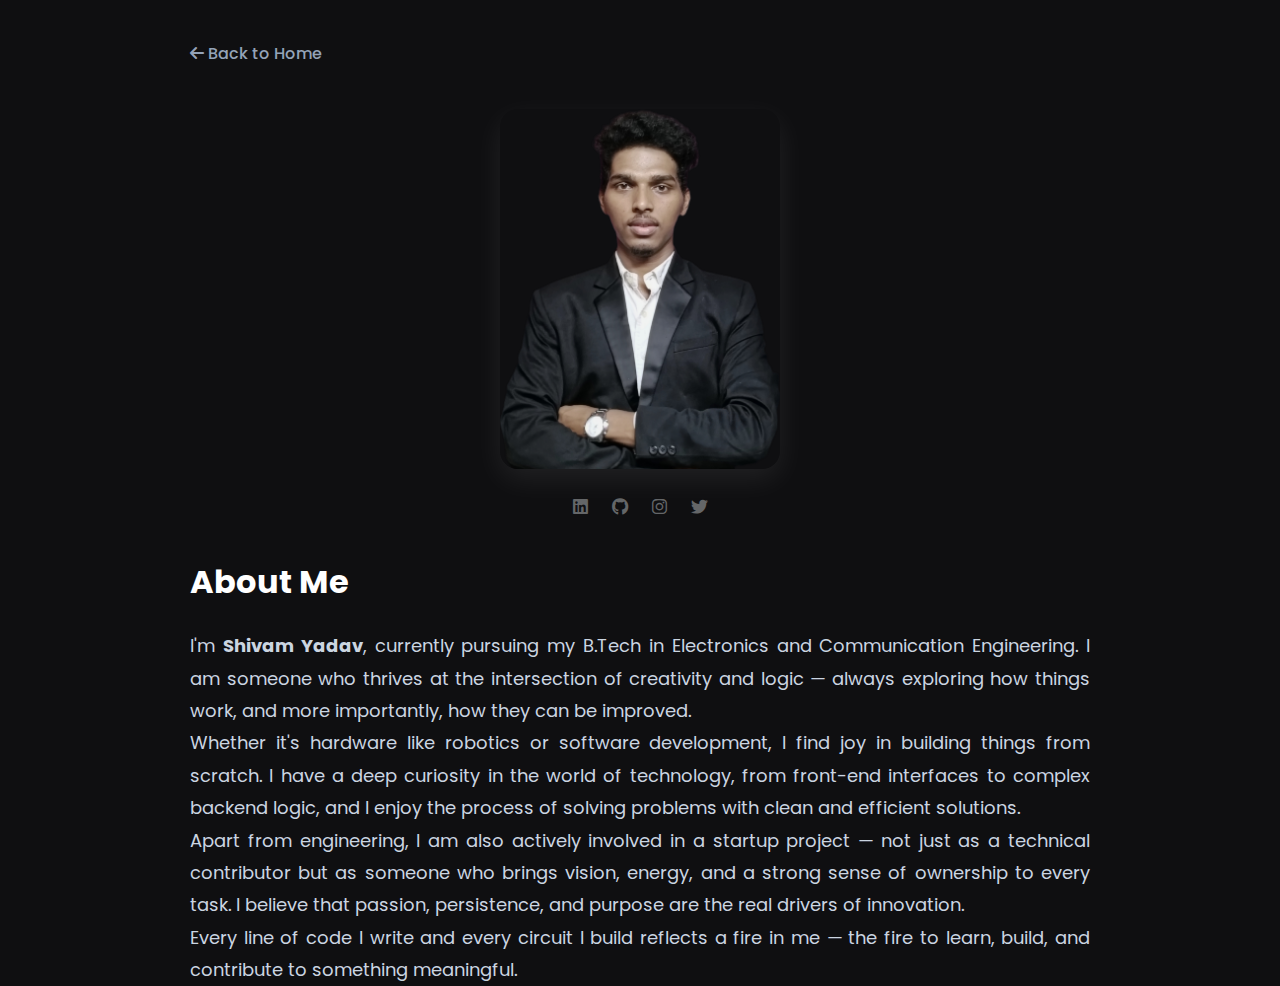
<file: about.html>
<!DOCTYPE html>
<html lang="en">

<head>
    <meta charset="UTF-8">
    <meta name="viewport" content="width=device-width, initial-scale=1.0">
    <title>About Me - Shivam Yadav</title>
    <link href="https://cdnjs.cloudflare.com/ajax/libs/font-awesome/6.4.0/css/all.min.css" rel="stylesheet">
    <link href="https://fonts.googleapis.com/css2?family=Poppins:wght@400;500;600&display=swap" rel="stylesheet">
    <style>
        * {
            margin: 0;
            padding: 0;
            box-sizing: border-box;
        }

        body {
            font-family: 'Poppins', sans-serif;
            background: #0f0f11;
            color: #e2e8f0;
            line-height: 1.8;
            /* padding: 60px 20px; */
        }

        .container {
            max-width: 900px;
            margin: 0 auto;
            padding-top: 40px;
        }

        .back-home {
            display: inline-block;
            margin-bottom: 40px;
            text-decoration: none;
            color: #94a3b8;
            font-weight: 500;
            font-size: 16px;
            transition: color 0.3s ease;
        }

        .back-home:hover {
            color: #cbd5e1;
        }

        .hero-icons {
            text-align: center;
            margin-bottom: 30px;
            margin-top: -10px;
        }

        .hero-icons a {
            display: inline-block;
            color: #646668;
            font-size: 17px;
            margin: 0 10px;
            margin-top: 3px;
            transition: color 0.3s ease;
        }

        .hero-icons a:hover {
            color: #ffffff;
        }


        .about-image {
            width: 280px;
            height: 360px;
            object-fit: cover;
            object-position: top;
            border-radius: 18px;
            transition: all 0.3s ease-in-out;
            display: block;
            margin: 0 auto 30px;
            box-shadow: 0 10px 30px rgba(255, 255, 255, 0.08);
        }

        .about-image:hover {
            transform: scale(1.03);
            box-shadow: 0 15px 40px rgba(255, 255, 255, 0.15);
        }

        .about-text {
            font-size: 18px;
            color: #cbd5e1;
            text-align: justify;
        }

        .about-text h1 {
            font-size: 32px;
            margin-bottom: 20px;
            color: #ffffff;
        }

        @media (max-width: 600px) {
            .about-text {
                font-size: 16px;
            }

            .about-text h1 {
                font-size: 26px;
            }
        }

        @media (max-width: 768px) {
            .about-image {
                width: 220px;
                height: 300px;
            }

            .about-text {
                font-size: 16px;
            }

            .about-text h1 {
                font-size: 26px;
            }
        }

        @media (max-width: 480px) {
            .container {
                padding: 30px 15px;
                padding-left: 20px;
                padding-right: 20px;
            }

            .about-image {
                width: 180px;
                height: 260px;
            }

            .about-text {
                font-size: 15px;
                margin: 30px;
            }

            .about-text h1 {
                font-size: 22px;
            }
        }
    </style>
</head>

<body>
    <div class="container">
        <a href="index.html" class="back-home"><i class="fas fa-arrow-left"></i> Back to Home</a>

        <img src="assets/LS20250625194207.png" alt="Shivam Yadav" class="about-image">

        <div class="hero-icons">
            <a href="https://www.linkedin.com/in/shivam-yadav-317294292/" target="_blank">
                <i class="fa-brands fa-linkedin"></i>
            </a>
            <a href="https://github.com/CodeCraftedByShivam" target="_blank">
                <i class="fa-brands fa-github"></i>
            </a>
            <a href="https://www.instagram.com/shiv_am_.10?igsh=bWhpYzZjajZ6bzZn" target="_blank">
                <i class="fa-brands fa-instagram"></i>
            </a>
            <a href="https://x.com/shivammm_10?t=AlVcnMAsMFEN1dudUH-dng&s=09" target="_blank">
                <i class="fa-brands fa-twitter"></i>
            </a>
        </div>




        <div class="about-text">
            <h1>About Me</h1>
            <p>
                I'm <strong>Shivam Yadav</strong>, currently pursuing my B.Tech in Electronics and Communication
                Engineering. I am someone who thrives at the intersection of creativity and logic — always exploring how
                things work, and more importantly, how they can be improved.
            </p>

            <p>
                Whether it's hardware like robotics or software development, I find joy in building things from scratch.
                I have a deep curiosity in the world of technology, from front-end interfaces to complex backend logic,
                and I enjoy the process of solving problems with clean and efficient solutions.
            </p>

            <p>
                Apart from engineering, I am also actively involved in a startup project — not just as a technical
                contributor but as someone who brings vision, energy, and a strong sense of ownership to every task. I
                believe that passion, persistence, and purpose are the real drivers of innovation.
            </p>

            <p>
                Every line of code I write and every circuit I build reflects a fire in me — the fire to learn, build,
                and contribute to something meaningful.
            </p>
        </div>
    </div>
</body>

</html>
</file>
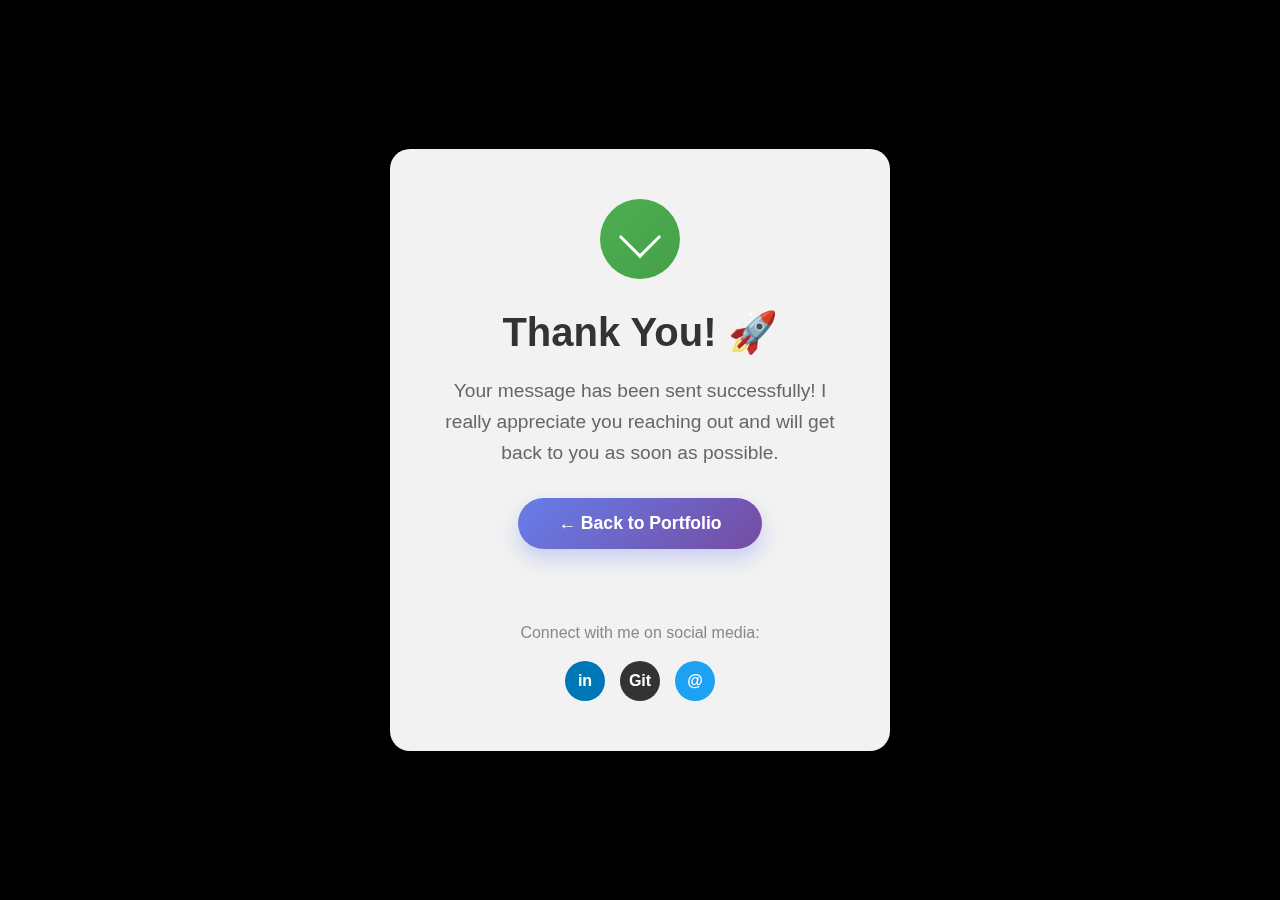
<file: Thankyou.html>
<!DOCTYPE html>
<html lang="en">
<head>
    <meta charset="UTF-8">
    <meta name="viewport" content="width=device-width, initial-scale=1.0">
    <title>Thank You - Message Sent!</title>
    <style>
        * {
            margin: 0;
            padding: 0;
            box-sizing: border-box;
        }

        body {
            font-family: 'Arial', sans-serif;
            background: black;
            min-height: 100vh;
            display: flex;;
            align-items: center;
            justify-content: center;
            padding: 20px;
        }

        .thank-you-container {
            background: rgba(255, 255, 255, 0.95);
            backdrop-filter: blur(10px);
            border-radius: 20px;
            padding: 50px 40px;
            text-align: center;
            max-width: 500px;
            width: 100%;
            box-shadow: 0 20px 40px rgba(0, 0, 0, 0.1);
            animation: fadeInUp 0.8s ease-out;
        }

        @keyframes fadeInUp {
            from {
                opacity: 0;
                transform: translateY(30px);
            }
            to {
                opacity: 1;
                transform: translateY(0);
            }
        }

        .success-icon {
            width: 80px;
            height: 80px;
            margin: 0 auto 30px;
            background: linear-gradient(135deg, #4CAF50, #45a049);
            border-radius: 50%;
            display: flex;
            align-items: center;
            justify-content: center;
            animation: pulse 2s infinite;
        }

        @keyframes pulse {
            0%, 100% { transform: scale(1); }
            50% { transform: scale(1.05); }
        }

        .checkmark {
            width: 30px;
            height: 30px;
            border: 3px solid white;
            border-top: none;
            border-right: none;
            transform: rotate(-45deg);
            margin-top: -5px;
        }

        h1 {
            color: #333;
            font-size: 2.5em;
            margin-bottom: 20px;
            font-weight: 700;
        }

        p {
            color: #666;
            font-size: 1.2em;
            line-height: 1.6;
            margin-bottom: 30px;
        }

        .back-button {
            background: linear-gradient(135deg, #667eea, #764ba2);
            color: white;
            border: none;
            padding: 15px 40px;
            border-radius: 50px;
            font-size: 1.1em;
            font-weight: 600;
            cursor: pointer;
            text-decoration: none;
            display: inline-block;
            transition: all 0.3s ease;
            box-shadow: 0 10px 20px rgba(102, 126, 234, 0.3);
        }

        .back-button:hover {
            transform: translateY(-2px);
            box-shadow: 0 15px 30px rgba(102, 126, 234, 0.4);
        }

        .social-links {
            margin-top: 40px;
            padding-top: 30px;
            border-top: 1px solid #eee;
        }

        .social-links p {
            font-size: 1em;
            margin-bottom: 15px;
            color: #888;
        }

        .social-icons {
            display: flex;
            justify-content: center;
            gap: 15px;
        }

        .social-icon {
            width: 40px;
            height: 40px;
            border-radius: 50%;
            display: flex;
            align-items: center;
            justify-content: center;
            text-decoration: none;
            color: white;
            font-weight: bold;
            transition: all 0.3s ease;
        }

        .linkedin { background: #0077b5; }
        .github { background: #333; }
        .twitter { background: #1da1f2; }

        .social-icon:hover {
            transform: translateY(-3px);
            box-shadow: 0 10px 20px rgba(0, 0, 0, 0.2);
        }

        @media (max-width: 768px) {
            .thank-you-container {
                padding: 40px 30px;
            }
            
            h1 {
                font-size: 2em;
            }
            
            p {
                font-size: 1.1em;
            }
        }
    </style>
</head>
<body>
    <div class="thank-you-container">
        <div class="success-icon">
            <div class="checkmark"></div>
        </div>
        
        <h1>Thank You! 🚀</h1>
        
        <p>
            Your message has been sent successfully! I really appreciate you reaching out and will get back to you as soon as possible.
        </p>
        
        <a href="index.html" class="back-button" onclick="goBack()">
            ← Back to Portfolio
        </a>
        
        <div class="social-links">
            <p>Connect with me on social media:</p>
            <div class="social-icons">
                <a href="#" class="social-icon linkedin" title="LinkedIn">in</a>
                <a href="#" class="social-icon github" title="GitHub">Git</a>
                <a href="#" class="social-icon twitter" title="Twitter">@</a>
            </div>
        </div>
    </div>

    <script>
        function goBack() {
            // Try to go back to the previous page
            if (document.referrer) {
                window.history.back();
            } else {
                // Fallback: redirect to your portfolio homepage
                window.location.href = '/'; // Change this to your portfolio URL
            }
        }

        // Auto-redirect after 10 seconds (optional)
        setTimeout(() => {
            console.log('Auto-redirecting to portfolio...');
            // Uncomment the line below if you want auto-redirect
            goBack();
        }, 10000);
    </script>
</body>
</html>
</file>
